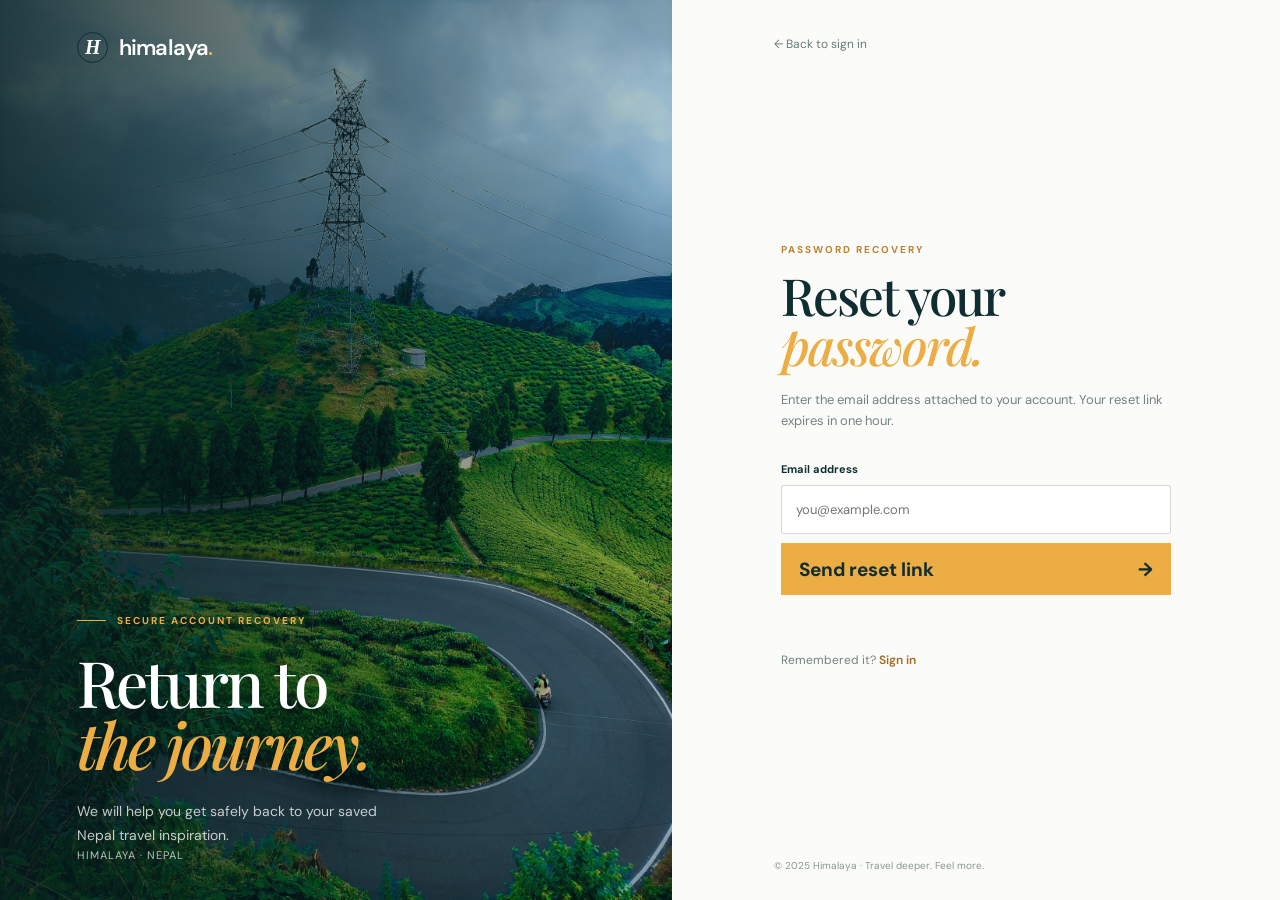
<file: nepal-trip-ai/forgot-password.html>
<!DOCTYPE html>
<html lang="ja">
<head>
  <meta charset="UTF-8" />
  <meta name="viewport" content="width=device-width, initial-scale=1.0" />
  <meta name="description" content="Request a secure Himalaya password reset link." />
  <title>Reset password | Himalaya</title>
  <link rel="preconnect" href="https://fonts.googleapis.com" />
  <link rel="preconnect" href="https://fonts.gstatic.com" crossorigin />
  <link href="https://fonts.googleapis.com/css2?family=DM+Sans:wght@400;500;600;700&family=Playfair+Display:wght@500;600;700&display=swap" rel="stylesheet" />
  <link rel="stylesheet" href="styles.css" />
</head>
<body class="auth-page">
  <main class="auth-layout page-enter">
    <section class="auth-visual auth-visual-reset" aria-label="Himalayan travel inspiration">
      <a class="auth-brand brand" href="index.html" aria-label="Return to Himalaya home">
        <span class="brand-mark">H</span><span>himalaya<span class="brand-dot">.</span></span>
      </a>
      <div class="auth-visual-copy">
        <p class="eyebrow"><span class="eyebrow-line"></span> Secure account recovery</p>
        <h1>Return to<br /><em>the journey.</em></h1>
        <p>We will help you get safely back to your saved Nepal travel inspiration.</p>
      </div>
      <span class="auth-location">Himalaya · Nepal</span>
    </section>

    <section class="auth-panel" aria-labelledby="forgot-password-title">
      <a class="auth-back" href="signin.html">← <span>Back to sign in</span></a>
      <div class="auth-form-wrap">
        <p class="auth-kicker">Password recovery</p>
        <h2 id="forgot-password-title">Reset your<br /><em>password.</em></h2>
        <p class="auth-intro">Enter the email address attached to your account. Your reset link expires in one hour.</p>
        <form class="auth-form" id="forgot-password-form">
          <label for="email">Email address</label>
          <input id="email" name="email" type="email" autocomplete="email" placeholder="you@example.com" required />
          <button class="auth-submit" type="submit"><span>Send reset link</span><span aria-hidden="true">→</span></button>
          <p class="auth-status" id="reset-status" role="status" aria-live="polite"></p>
          <p class="auth-demo-link" id="demo-link" hidden></p>
        </form>
        <p class="auth-switch">Remembered it? <a href="signin.html">Sign in</a></p>
      </div>
      <p class="auth-footer">© 2025 Himalaya · Travel deeper. Feel more.</p>
    </section>
  </main>
  <script>
    const form = document.querySelector('#forgot-password-form');
    const status = document.querySelector('#reset-status');
    const demoLink = document.querySelector('#demo-link');
    const submitButton = form.querySelector('button[type="submit"]');

    form.addEventListener('submit', async (event) => {
      event.preventDefault();
      status.textContent = 'Preparing your secure reset link...';
      demoLink.hidden = true;
      submitButton.disabled = true;
      try {
        const response = await fetch('/api/password-reset/request', {
          method: 'POST',
          headers: { 'Content-Type': 'application/json' },
          body: JSON.stringify({ email: new FormData(form).get('email') })
        });
        const result = await response.json();
        if (!response.ok) throw new Error(result.error || 'Unable to start password recovery.');
        status.textContent = result.message;
        if (result.demo_reset_url) {
          const link = document.createElement('a');
          link.href = result.demo_reset_url;
          link.textContent = 'Open the local demo reset link';
          demoLink.replaceChildren(link);
          demoLink.hidden = false;
        }
      } catch (error) {
        status.textContent = error.message;
      } finally {
        submitButton.disabled = false;
      }
    });
  </script>
</body>
</html>
</file>
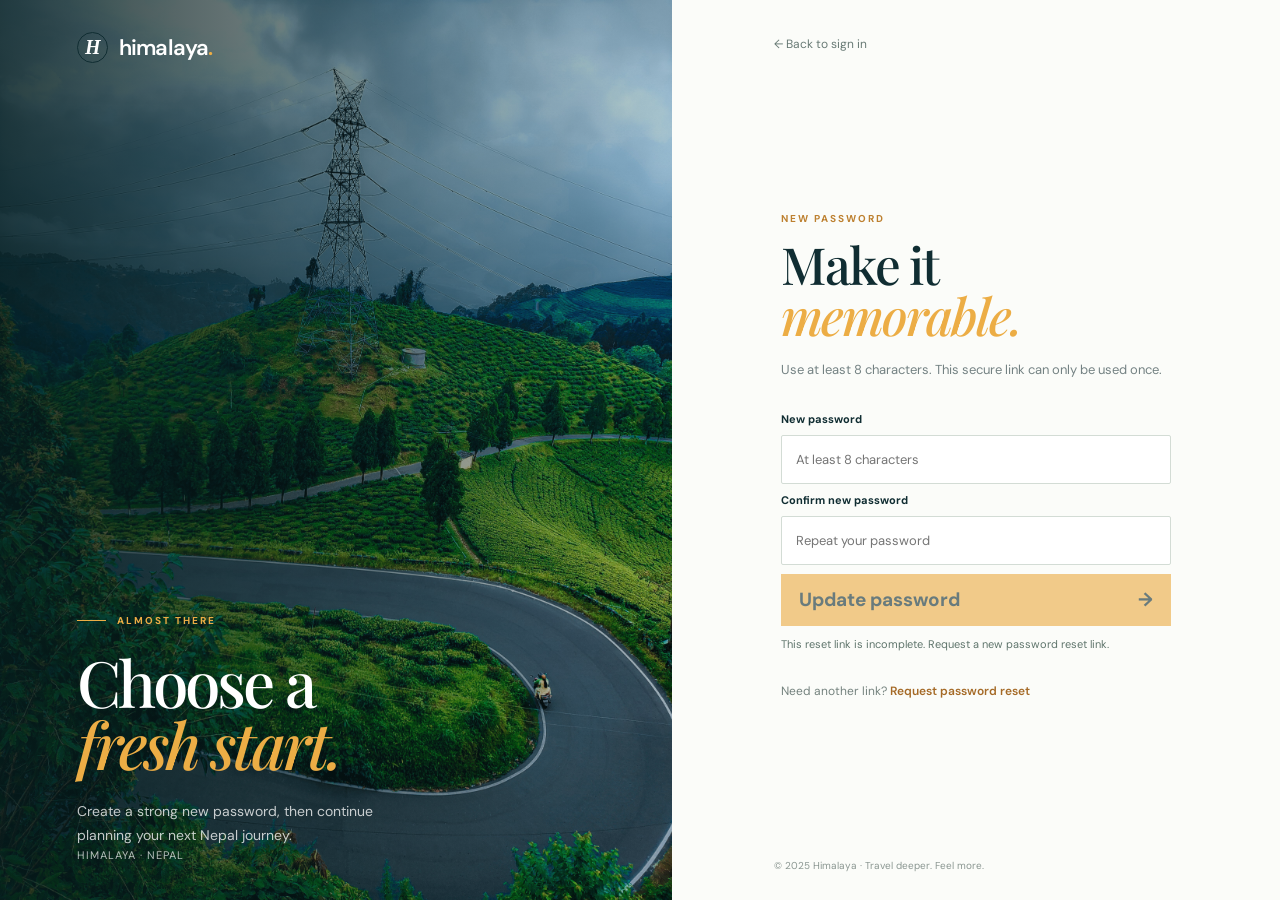
<file: nepal-trip-ai/reset-password.html>
<!DOCTYPE html>
<html lang="ja">
<head>
  <meta charset="UTF-8" />
  <meta name="viewport" content="width=device-width, initial-scale=1.0" />
  <meta name="description" content="Choose a new Himalaya account password." />
  <meta name="referrer" content="no-referrer" />
  <title>Choose a new password | Himalaya</title>
  <link rel="preconnect" href="https://fonts.googleapis.com" />
  <link rel="preconnect" href="https://fonts.gstatic.com" crossorigin />
  <link href="https://fonts.googleapis.com/css2?family=DM+Sans:wght@400;500;600;700&family=Playfair+Display:wght@500;600;700&display=swap" rel="stylesheet" />
  <link rel="stylesheet" href="styles.css" />
</head>
<body class="auth-page">
  <main class="auth-layout page-enter">
    <section class="auth-visual auth-visual-reset" aria-label="Himalayan travel inspiration">
      <a class="auth-brand brand" href="index.html" aria-label="Return to Himalaya home">
        <span class="brand-mark">H</span><span>himalaya<span class="brand-dot">.</span></span>
      </a>
      <div class="auth-visual-copy">
        <p class="eyebrow"><span class="eyebrow-line"></span> Almost there</p>
        <h1>Choose a<br /><em>fresh start.</em></h1>
        <p>Create a strong new password, then continue planning your next Nepal journey.</p>
      </div>
      <span class="auth-location">Himalaya · Nepal</span>
    </section>

    <section class="auth-panel" aria-labelledby="reset-password-title">
      <a class="auth-back" href="signin.html">← <span>Back to sign in</span></a>
      <div class="auth-form-wrap">
        <p class="auth-kicker">New password</p>
        <h2 id="reset-password-title">Make it<br /><em>memorable.</em></h2>
        <p class="auth-intro">Use at least 8 characters. This secure link can only be used once.</p>
        <form class="auth-form" id="new-password-form">
          <label for="password">New password</label>
          <input id="password" name="password" type="password" autocomplete="new-password" minlength="8" placeholder="At least 8 characters" required />
          <label for="password-confirmation">Confirm new password</label>
          <input id="password-confirmation" name="passwordConfirmation" type="password" autocomplete="new-password" minlength="8" placeholder="Repeat your password" required />
          <button class="auth-submit" type="submit"><span>Update password</span><span aria-hidden="true">→</span></button>
          <p class="auth-status" id="reset-status" role="status" aria-live="polite"></p>
        </form>
        <p class="auth-switch">Need another link? <a href="forgot-password.html">Request password reset</a></p>
      </div>
      <p class="auth-footer">© 2025 Himalaya · Travel deeper. Feel more.</p>
    </section>
  </main>
  <script>
    const form = document.querySelector('#new-password-form');
    const password = document.querySelector('#password');
    const confirmation = document.querySelector('#password-confirmation');
    const status = document.querySelector('#reset-status');
    const submitButton = form.querySelector('button[type="submit"]');
    const fragmentParams = new URLSearchParams(window.location.hash.slice(1));
    const token = fragmentParams.get('token') || new URLSearchParams(window.location.search).get('token');
    if (fragmentParams.has('token')) {
      window.history.replaceState(null, '', `${window.location.pathname}${window.location.search}`);
    }

    function validatePasswordMatch() {
      confirmation.setCustomValidity(password.value === confirmation.value ? '' : 'Passwords do not match.');
    }

    password.addEventListener('input', validatePasswordMatch);
    confirmation.addEventListener('input', validatePasswordMatch);

    if (!token) {
      status.textContent = 'This reset link is incomplete. Request a new password reset link.';
      submitButton.disabled = true;
    }

    form.addEventListener('submit', async (event) => {
      event.preventDefault();
      validatePasswordMatch();
      if (!form.reportValidity() || !token) return;
      status.textContent = 'Updating your password...';
      submitButton.disabled = true;
      try {
        const response = await fetch('/api/password-reset/confirm', {
          method: 'POST',
          headers: { 'Content-Type': 'application/json' },
          body: JSON.stringify({ token, password: password.value, passwordConfirmation: confirmation.value })
        });
        const result = await response.json();
        if (!response.ok) throw new Error(result.error || 'Unable to reset your password.');
        status.textContent = `${result.message} Redirecting to sign in...`;
        window.setTimeout(() => { window.location.href = 'signin.html'; }, 1300);
      } catch (error) {
        status.textContent = error.message;
        submitButton.disabled = false;
      }
    });
  </script>
</body>
</html>
</file>
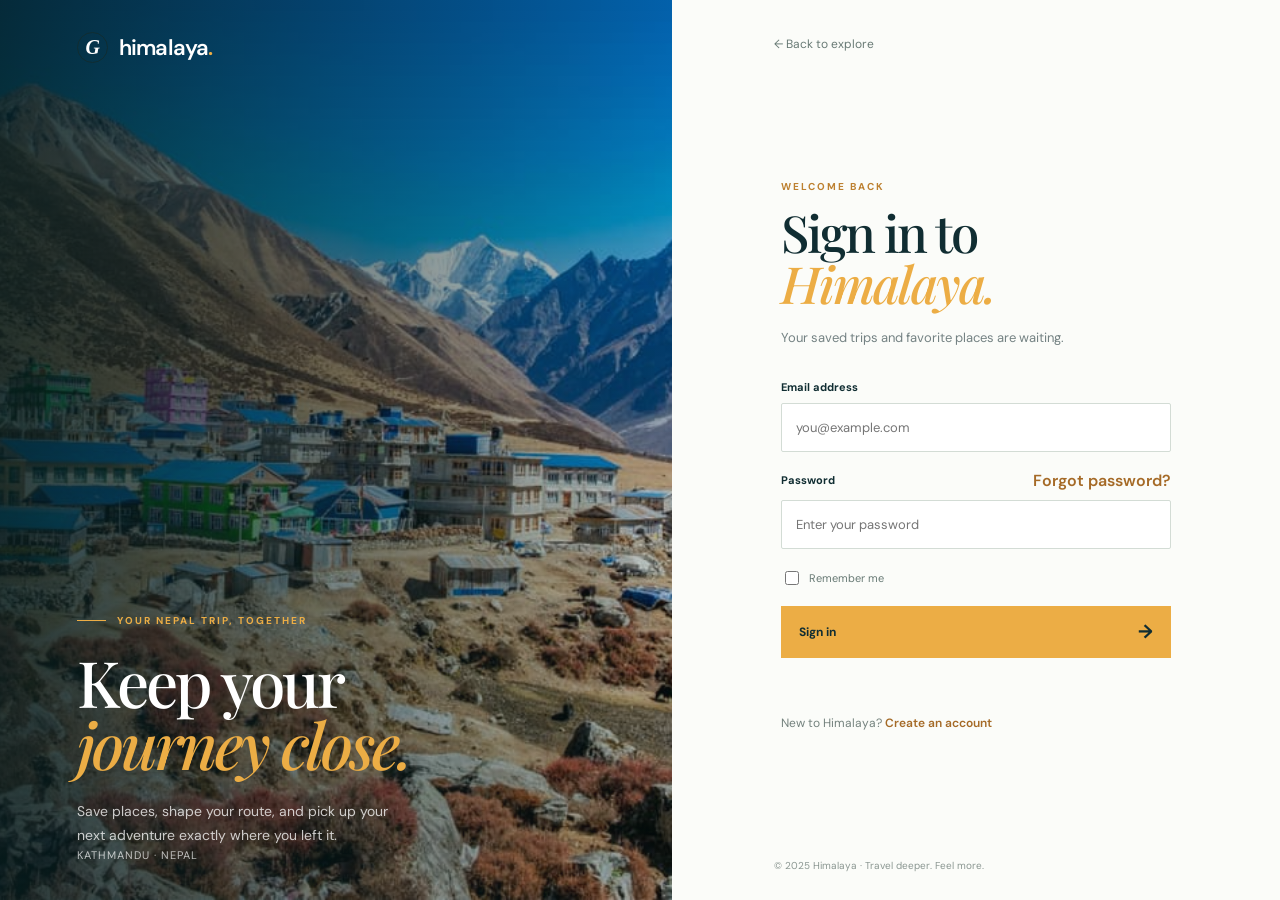
<file: nepal-trip-ai/signin.html>
<!DOCTYPE html>
<html lang="ja">
<head>
  <meta charset="UTF-8" />
  <meta name="viewport" content="width=device-width, initial-scale=1.0" />
  <meta name="description" content="Sign in to your Himalaya travel planner." />
  <title>Sign in | Himalaya</title>
  <link rel="preconnect" href="https://fonts.googleapis.com" />
  <link rel="preconnect" href="https://fonts.gstatic.com" crossorigin />
  <link href="https://fonts.googleapis.com/css2?family=DM+Sans:wght@400;500;600;700&family=Playfair+Display:wght@500;600;700&display=swap" rel="stylesheet" />
  <link rel="stylesheet" href="styles.css" />
</head>
<body class="auth-page">
  <main class="auth-layout">
    <section class="auth-visual" aria-label="Himalayan travel inspiration">
      <a class="auth-brand brand" href="/" aria-label="Return to Himalaya home">
        <span class="brand-mark">G</span>
        <span>himalaya<span class="brand-dot">.</span></span>
      </a>
      <div class="auth-visual-copy">
        <p class="eyebrow"><span class="eyebrow-line"></span> Your Nepal trip, together</p>
        <h1>Keep your<br /><em>journey close.</em></h1>
        <p>Save places, shape your route, and pick up your next adventure exactly where you left it.</p>
      </div>
      <span class="auth-location">Kathmandu · Nepal</span>
    </section>

    <section class="auth-panel" aria-labelledby="signin-title">
      <a class="auth-back" href="/">← <span>Back to explore</span></a>
      <div class="auth-form-wrap">
        <p class="auth-kicker">Welcome back</p>
        <h2 id="signin-title">Sign in to<br /><em>Himalaya.</em></h2>
        <p class="auth-intro">Your saved trips and favorite places are waiting.</p>
        <form class="auth-form" id="signin-form">
          <label for="email">Email address</label>
          <input id="email" name="email" type="email" autocomplete="email" placeholder="you@example.com" required />
          <div class="password-label-row">
            <label for="password">Password</label>
            <a href="forgot-password.html">Forgot password?</a>
          </div>
          <input id="password" name="password" type="password" autocomplete="current-password" placeholder="Enter your password" required />
          <label class="remember-option"><input type="checkbox" name="remember" /> <span>Remember me</span></label>
          <button class="auth-submit" type="submit">Sign in <span>→</span></button>
          <p class="auth-status" id="auth-status" role="status" aria-live="polite"></p>
        </form>
        <p class="auth-switch">New to Himalaya? <a href="signup.html">Create an account</a></p>
      </div>
      <p class="auth-footer">© 2025 Himalaya · Travel deeper. Feel more.</p>
    </section>
  </main>
  <script>
    const signInForm = document.querySelector('#signin-form');
    const authStatus = document.querySelector('#auth-status');

    signInForm.addEventListener('submit', async (event) => {
      event.preventDefault();
      authStatus.textContent = 'Signing you in...';
      const formData = new FormData(signInForm);

      try {
        const sessionResponse = await fetch('/api/me');
        const sessionData = await sessionResponse.json();
        const response = await fetch('/api/signin', {
          method: 'POST',
          headers: { 'Content-Type': 'application/json', 'X-CSRF-Token': sessionData.csrf_token },
          body: JSON.stringify({ email: formData.get('email'), password: formData.get('password') })
        });
        const result = await response.json();
        if (!response.ok) throw new Error(result.error || 'Unable to sign in.');
        authStatus.textContent = result.message;
        window.location.href = '/dashboard/';
      } catch (error) {
        authStatus.textContent = error.message;
      }
    });
  </script>
</body>
</html>
</file>
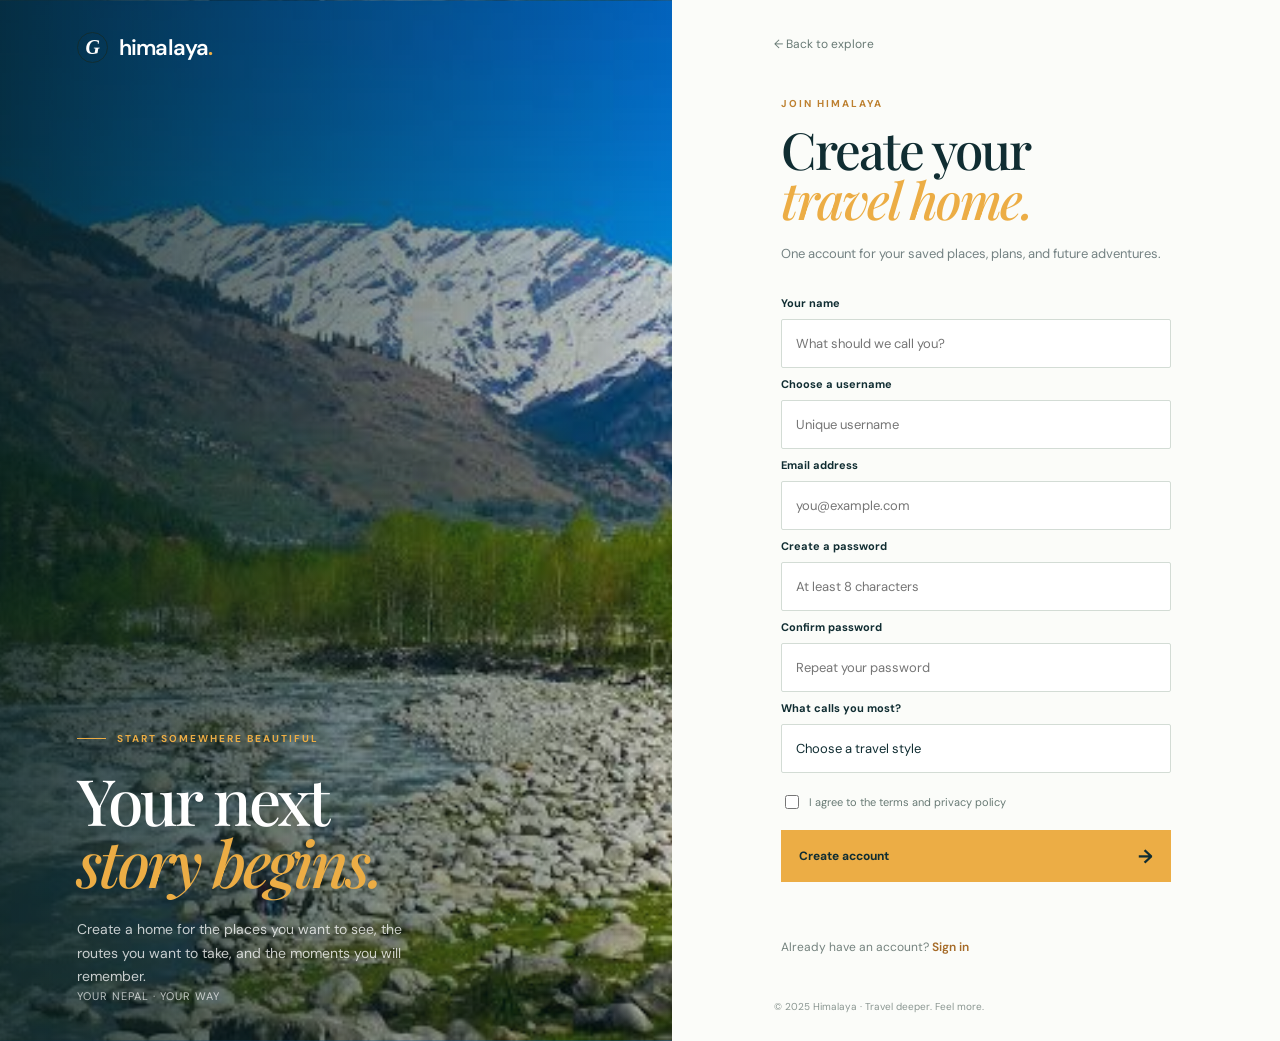
<file: nepal-trip-ai/signup.html>
<!DOCTYPE html>
<html lang="ja">
<head>
  <meta charset="UTF-8" />
  <meta name="viewport" content="width=device-width, initial-scale=1.0" />
  <meta name="description" content="Create your Himalaya travel planner account." />
  <title>Create account | Himalaya</title>
  <link rel="preconnect" href="https://fonts.googleapis.com" />
  <link rel="preconnect" href="https://fonts.gstatic.com" crossorigin />
  <link href="https://fonts.googleapis.com/css2?family=DM+Sans:wght@400;500;600;700&family=Playfair+Display:wght@500;600;700&display=swap" rel="stylesheet" />
  <link rel="stylesheet" href="styles.css" />
</head>
<body class="auth-page">
  <main class="auth-layout">
    <section class="auth-visual auth-visual-signup" aria-label="Himalayan travel inspiration">
      <a class="auth-brand brand" href="/" aria-label="Return to Himalaya home">
        <span class="brand-mark">G</span>
        <span>himalaya<span class="brand-dot">.</span></span>
      </a>
      <div class="auth-visual-copy">
        <p class="eyebrow"><span class="eyebrow-line"></span> Start somewhere beautiful</p>
        <h1>Your next<br /><em>story begins.</em></h1>
        <p>Create a home for the places you want to see, the routes you want to take, and the moments you will remember.</p>
      </div>
      <span class="auth-location">Your Nepal · Your way</span>
    </section>

    <section class="auth-panel" aria-labelledby="signup-title">
      <a class="auth-back" href="/">← <span>Back to explore</span></a>
      <div class="auth-form-wrap signup-form-wrap">
        <p class="auth-kicker">Join Himalaya</p>
        <h2 id="signup-title">Create your<br /><em>travel home.</em></h2>
        <p class="auth-intro">One account for your saved places, plans, and future adventures.</p>
        <form class="auth-form" id="signup-form">
          <label for="full-name">Your name</label>
          <input id="full-name" name="fullName" type="text" autocomplete="name" placeholder="What should we call you?" required />
          <label for="username">Choose a username</label>
          <input id="username" name="username" type="text" autocomplete="username" minlength="3" maxlength="20" placeholder="Unique username" required />
          <label for="signup-email">Email address</label>
          <input id="signup-email" name="email" type="email" autocomplete="email" placeholder="you@example.com" required />
          <label for="signup-password">Create a password</label>
          <input id="signup-password" name="password" type="password" autocomplete="new-password" minlength="8" placeholder="At least 8 characters" required />
          <label for="confirm-password">Confirm password</label>
          <input id="confirm-password" name="confirmPassword" type="password" autocomplete="new-password" placeholder="Repeat your password" required />
          <label for="travel-interest">What calls you most?</label>
          <select id="travel-interest" name="travelInterest" required>
            <option value="" disabled selected>Choose a travel style</option>
            <option value="mountains">Mountain air &amp; trekking</option>
            <option value="culture">Culture, towns &amp; heritage</option>
            <option value="wildlife">Wildlife &amp; quiet nature</option>
            <option value="slow">Slow days &amp; local life</option>
          </select>
          <label class="remember-option"><input type="checkbox" name="terms" required /> <span>I agree to the terms and privacy policy</span></label>
          <button class="auth-submit" type="submit">Create account <span>→</span></button>
          <p class="auth-status" id="signup-status" role="status" aria-live="polite"></p>
        </form>
        <p class="auth-switch">Already have an account? <a href="signin.html">Sign in</a></p>
      </div>
      <p class="auth-footer">© 2025 Himalaya · Travel deeper. Feel more.</p>
    </section>
  </main>
  <script>
    const signUpForm = document.querySelector('#signup-form');
    const password = document.querySelector('#signup-password');
    const confirmPassword = document.querySelector('#confirm-password');
    const signupStatus = document.querySelector('#signup-status');

    signUpForm.addEventListener('submit', async (event) => {
      event.preventDefault();
      if (password.value !== confirmPassword.value) {
        confirmPassword.setCustomValidity('Passwords do not match.');
        confirmPassword.reportValidity();
        return;
      }
      confirmPassword.setCustomValidity('');
      signupStatus.textContent = 'Creating your account...';
      const formData = new FormData(signUpForm);

      try {
        const sessionResponse = await fetch('/api/me');
        const sessionData = await sessionResponse.json();
        const response = await fetch('/api/signup', {
          method: 'POST',
          headers: { 'Content-Type': 'application/json', 'X-CSRF-Token': sessionData.csrf_token },
          body: JSON.stringify({
            fullName: formData.get('fullName'),
            username: formData.get('username'),
            email: formData.get('email'),
            password: formData.get('password'),
            travelInterest: formData.get('travelInterest')
          })
        });
        const result = await response.json();
        if (!response.ok) throw new Error(result.error || 'Unable to create your account.');
        signupStatus.textContent = result.message;
        window.location.href = '/dashboard/';
      } catch (error) {
        signupStatus.textContent = error.message;
      }
    });

    confirmPassword.addEventListener('input', () => {
      confirmPassword.setCustomValidity(password.value === confirmPassword.value ? '' : 'Passwords do not match.');
    });
  </script>
</body>
</html>
</file>
<file: nepal-trip-ai/styles.css>
@import url('https://fonts.googleapis.com/css2?family=DM+Sans:wght@400;500;600;700&family=Playfair+Display:wght@500;600;700&display=swap');

:root { --ink: #102d32; --forest: #16484a; --cream: #f5f1e8; --paper: #fbfaf6; --saffron: #ecad45; --muted: #748283; --line: rgba(16, 45, 50, .16); }
* { box-sizing: border-box; }
html { scroll-behavior: smooth; }
body { margin: 0; color: var(--ink); background: var(--paper); font-family: 'DM Sans', sans-serif; overflow-x: hidden; }
img { display: block; max-width: 100%; }
a { color: inherit; text-decoration: none; }
button, input, select { font: inherit; }
button { border: 0; cursor: pointer; }
.site-header { position: absolute; z-index: 5; top: 0; left: 0; width: 100%; display: flex; align-items: center; justify-content: space-between; padding: 26px 5.5vw; color: white; }
.brand { display: flex; align-items: center; gap: 11px; font-size: 22px; font-weight: 600; letter-spacing: -.8px; }
.brand-mark { display: grid; width: 31px; height: 31px; place-items: center; border: 1px solid rgba(255,255,255,.75); border-radius: 50%; font-family: Georgia, serif; font-size: 20px; font-style: italic; }
.brand-dot { color: var(--saffron); }
.main-nav { display: flex; gap: 37px; margin-left: 11%; font-size: 13px; color: rgba(255,255,255,.72); }
.main-nav a { padding: 8px 0; border-bottom: 1px solid transparent; transition: color .2s, border-color .2s; }
.main-nav a:hover, .main-nav a.active { color: white; border-color: var(--saffron); }
.header-actions { display: flex; align-items: center; gap: 22px; font-size: 13px; }
.language-picker { position: relative; }
.language-button, .sign-in { color: white; background: transparent; }
.language-button span { color: var(--saffron); padding-left: 5px; }
.language-menu { position: absolute; top: calc(100% + 12px); right: 0; display: none; min-width: 132px; padding: 7px; border: 1px solid rgba(255,255,255,.18); background: var(--ink); box-shadow: 0 12px 24px rgba(0,0,0,.18); }
.language-menu.open { display: grid; }
.language-menu button { padding: 9px 10px; color: rgba(255,255,255,.78); background: transparent; text-align: left; font-size: 12px; }
.language-menu button:hover, .language-menu button.active { color: var(--ink); background: var(--saffron); }
.sign-in { border: 1px solid rgba(255,255,255,.5); padding: 10px 19px; border-radius: 2px; transition: background .2s; }
.sign-in:hover { background: rgba(255,255,255,.14); }
.menu-toggle { display: none; color: white; background: transparent; font-size: 22px; }
.hero { position: relative; min-height: 700px; height: 88vh; max-height: 820px; display: flex; align-items: center; padding: 125px 12vw 75px; color: white; overflow: hidden; background: linear-gradient(90deg, rgba(6, 29, 30, .86) 0%, rgba(11, 41, 42, .58) 40%, rgba(11, 37, 39, .2) 100%), url('images/langtang4.jpg') center 58% / cover; }
.hero::after { position: absolute; content: ''; inset: 0; background: linear-gradient(0deg, rgba(6, 27, 28, .35), transparent 35%); pointer-events: none; }
.hero-content { position: relative; z-index: 1; max-width: 610px; animation: arrive .8s ease-out both; }
.eyebrow { display: flex; align-items: center; gap: 11px; margin: 0 0 24px; color: var(--saffron); text-transform: uppercase; font-size: 10px; font-weight: 700; letter-spacing: 2px; }
.eyebrow-line { display: inline-block; width: 29px; height: 1px; background: currentColor; }
.hero h1 { margin: 0; font-family: 'Playfair Display', Georgia, serif; font-size: clamp(4rem, 7vw, 7rem); font-weight: 500; line-height: .98; letter-spacing: -4px; }
.hero h1 em, h2 em { color: var(--saffron); font-weight: 500; }
.hero-copy { max-width: 395px; margin: 31px 0 36px; color: rgba(255,255,255,.78); font-size: 15px; line-height: 1.7; }
.hero-buttons { display: flex; align-items: center; gap: 27px; }
.primary-button { display: inline-flex; align-items: center; gap: 24px; padding: 16px 20px; color: var(--ink); background: var(--saffron); font-size: 12px; font-weight: 700; transition: transform .2s, background .2s; }
.primary-button:hover { background: #f5c269; transform: translateY(-2px); }
.primary-button span { font-size: 18px; line-height: 0; }
.play-button { display: flex; align-items: center; gap: 11px; color: white; background: none; font-size: 12px; }
.play-icon { display: grid; width: 31px; height: 31px; place-items: center; padding-left: 2px; border: 1px solid rgba(255,255,255,.65); border-radius: 50%; font-size: 9px; }
.hero-note { position: absolute; z-index: 1; right: 6vw; top: 42%; display: flex; align-items: center; gap: 12px; color: rgba(255,255,255,.82); font-size: 11px; line-height: 1.5; letter-spacing: .4px; }
.hero-note-icon { display: grid; width: 31px; height: 31px; place-items: center; color: var(--saffron); border: 1px solid rgba(236,173,69,.7); border-radius: 50%; }
.scroll-hint { position: absolute; z-index: 1; bottom: 35px; left: 5.5vw; display: flex; align-items: center; gap: 15px; color: rgba(255,255,255,.65); font-size: 10px; letter-spacing: 1px; text-transform: uppercase; }
.scroll-line { width: 54px; height: 1px; background: rgba(255,255,255,.6); }
.explore-section { max-width: 1300px; margin: 0 auto; padding: 105px 5vw 110px; }
.section-heading { display: flex; align-items: end; justify-content: space-between; margin-bottom: 43px; }
.dark-eyebrow { color: #bf8030; margin-bottom: 19px; }
h2 { margin: 0; font-family: 'Playfair Display', Georgia, serif; font-size: clamp(2.8rem, 5vw, 4.4rem); font-weight: 500; line-height: .98; letter-spacing: -2px; }
.section-intro { max-width: 286px; margin: 0 8% 4px 20px; color: var(--muted); font-size: 13px; line-height: 1.7; }
.trip-search { display: grid; grid-template-columns: 1.25fr 1.25fr auto; align-items: center; margin-bottom: 20px; padding: 9px; border: 1px solid var(--line); background: white; box-shadow: 0 12px 30px rgba(16,45,50,.05); }
.search-field { display: flex; align-items: center; gap: 13px; min-height: 56px; padding: 4px 23px; border-right: 1px solid var(--line); }
.field-icon { color: #bd8030; font-size: 22px; }
.search-field span:last-child { display: flex; flex: 1; flex-direction: column; gap: 3px; }
.search-field small { color: var(--muted); font-size: 10px; }
.search-field input, .search-field select { width: 100%; padding: 0; color: var(--ink); background: transparent; border: 0; outline: 0; font-size: 13px; }
.search-field select { appearance: none; cursor: pointer; }
.search-button { align-self: stretch; min-width: 158px; color: var(--ink); background: var(--saffron); font-size: 12px; font-weight: 700; }
.search-button span { margin-left: 23px; font-size: 18px; vertical-align: -1px; }
.search-result { min-height: 19px; margin: 0 0 16px; color: #bd8030; font-size: 12px; }
.destination-grid { display: grid; grid-template-columns: 1.45fr 1fr 1fr; gap: 15px; }
.destination-card { position: relative; height: 365px; overflow: hidden; color: white; background: var(--forest); }
.destination-card img { width: 100%; height: 100%; object-fit: cover; transition: transform .6s ease; }
.destination-card:hover img { transform: scale(1.04); }
.card-overlay { position: absolute; inset: 0; background: linear-gradient(0deg, rgba(7, 28, 30, .84), transparent 60%); }
.card-content { position: absolute; inset: 0; display: flex; flex-direction: column; justify-content: space-between; padding: 22px 23px; }
.card-topline { display: flex; align-items: center; justify-content: space-between; }
.card-tag { padding: 7px 10px; color: white; background: rgba(8, 37, 39, .55); font-size: 9px; text-transform: uppercase; letter-spacing: 1.2px; }
.save-button { width: 32px; height: 32px; color: white; background: rgba(8,37,39,.45); border: 1px solid rgba(255,255,255,.45); border-radius: 50%; font-size: 20px; line-height: 1; transition: color .2s, background .2s; }
.save-button.saved { color: var(--ink); background: var(--saffron); }
.card-content h3 { margin: auto 0 16px; font-family: 'Playfair Display', Georgia, serif; font-size: clamp(2rem, 3.4vw, 3.2rem); font-weight: 500; line-height: .94; letter-spacing: -1.5px; }
.card-meta { display: flex; gap: 18px; color: rgba(255,255,255,.8); font-size: 10px; }
.empty-state { padding: 44px; color: var(--muted); text-align: center; border: 1px dashed var(--line); }
.trust-strip { display: grid; grid-template-columns: repeat(3, 1fr) 1.3fr; align-items: center; gap: 0; padding: 35px 10vw; color: white; background: var(--forest); }
.trust-strip div { display: flex; align-items: center; gap: 14px; border-right: 1px solid rgba(255,255,255,.2); }
.trust-strip div + div { padding-left: 30px; }
.trust-strip strong { color: var(--saffron); font-family: Georgia, serif; font-size: 21px; font-weight: 400; }
.trust-strip span { color: rgba(255,255,255,.78); font-size: 11px; line-height: 1.5; }
.trust-strip p { margin: 0 0 0 45px; color: var(--saffron); font-family: 'Playfair Display', Georgia, serif; font-size: 19px; line-height: 1.25; }
.trust-strip p span { color: white; font-family: 'Playfair Display', Georgia, serif; font-size: 19px; }
footer { display: flex; justify-content: space-between; padding: 22px 5.5vw; color: #81908e; font-size: 10px; letter-spacing: .3px; }
@keyframes arrive { from { opacity: 0; transform: translateY(18px); } to { opacity: 1; transform: translateY(0); } }

@media (max-width: 1100px) {
  .site-header { padding-left: 4vw; padding-right: 4vw; }
  .main-nav { gap: 22px; margin-left: 4%; }
  .hero { padding-left: 8vw; padding-right: 8vw; }
  .explore-section { padding-left: 4vw; padding-right: 4vw; }
  .destination-grid { grid-template-columns: 1.1fr 1fr 1fr; }
}

@media (max-width: 900px) {
  .site-header { flex-wrap: wrap; gap: 12px; }
  .main-nav { margin-left: 0; }
  .hero { min-height: 620px; }
  .trip-search { grid-template-columns: 1fr 1fr; }
  .search-button { grid-column: 1 / -1; min-height: 52px; }
  .destination-grid { grid-template-columns: 1fr 1fr; }
  .trust-strip { grid-template-columns: repeat(2, minmax(0, 1fr)); }
}

@media (max-width: 760px) {
  .site-header { padding: 19px 6vw; }
  .main-nav { position: absolute; top: 70px; right: 6vw; display: none; flex-direction: column; gap: 4px; width: 170px; padding: 13px 18px; background: var(--ink); }
  .main-nav.open { display: flex; }
  .header-actions { gap: 12px; }
  .language-button { display: block; }
  .sign-in { display: none; }
  .menu-toggle { display: block; }
  .language-menu { right: -38px; }
  .hero { min-height: 660px; height: 88vh; padding: 120px 8vw 70px; background-position: 61% center; }
  .hero h1 { font-size: clamp(3.5rem, 17vw, 5.2rem); letter-spacing: -2px; }
  .hero-buttons { flex-direction: column; align-items: flex-start; gap: 16px; }
  .primary-button { width: min(100%, 220px); justify-content: center; }
  .hero-note { top: auto; bottom: 86px; right: 8vw; }
  .scroll-hint { left: 8vw; bottom: 35px; }
  .section-heading { display: block; }
  .section-intro { margin: 24px 0 0; }
  .explore-section { padding: 72px 6vw 75px; }
  .trip-search { grid-template-columns: 1fr; gap: 4px; padding: 8px; }
  .search-field { border-right: 0; border-bottom: 1px solid var(--line); }
  .search-button { min-height: 53px; }
  .destination-grid { grid-template-columns: 1fr; }
  .destination-card, .featured-card { height: 350px; }
  .trust-strip { grid-template-columns: 1fr 1fr; gap: 25px 10px; padding: 35px 8vw; }
  .trust-strip div { border: 0; }
  .trust-strip div + div { padding-left: 0; }
  .trust-strip p { grid-column: span 2; margin: 10px 0 0; }
  footer { gap: 20px; padding: 22px 6vw; }
}

@media (max-width: 520px) {
  .site-header { min-height: 68px; }
  .brand { font-size: 18px; }
  .hero { min-height: 600px; }
  .hero-copy { font-size: 14px; }
  .hero-note { position: static; margin-top: 18px; }
  .scroll-hint { display: none; }
  .section-intro, .search-result { font-size: 11px; }
  .search-field { padding: 4px 16px; }
  .search-button { width: 100%; }
  .destination-card { height: 300px; }
  .card-content { padding: 18px 18px; }
  .card-content h3 { font-size: clamp(1.8rem, 8vw, 2.4rem); }
  .trust-strip { grid-template-columns: 1fr; }
  .trust-strip p { grid-column: auto; margin: 0; }
  footer { flex-direction: column; align-items: flex-start; }
}

/* Traveler workspace styling */
body { background: #eef1ed; }
.site-header { position: relative; min-height: 76px; padding: 0 5.5vw; color: var(--ink); background: #fbfcf9; border-bottom: 1px solid #dce2dc; }
.brand-mark { border-color: var(--ink); }
.main-nav { margin-left: 8%; color: #73807c; }
.main-nav a:hover, .main-nav a.active { color: var(--ink); border-color: var(--saffron); }
.language-button, .sign-in { color: var(--ink); }
.sign-in { border-color: #c8d0ca; }
.sign-in:hover { background: #edf1eb; }
.hero.app-dashboard { min-height: 0; height: auto; max-height: none; padding: 40px 12vw 38px; color: var(--ink); background: #e2eae3; overflow: visible; }
.hero.app-dashboard::after { display: none; }
.app-dashboard .hero-content { max-width: 680px; }
.app-dashboard .hero-copy { max-width: 510px; color: #657572; }
.app-dashboard h1 { font-size: clamp(2.8rem, 4.8vw, 4.4rem); letter-spacing: -3px; }
.app-dashboard .hero-note { top: 50%; right: 12vw; padding: 16px 20px 16px 15px; color: var(--ink); background: rgba(255,255,255,.65); border: 1px solid rgba(16,45,50,.12); box-shadow: 0 12px 25px rgba(16,45,50,.06); }
.app-dashboard .hero-note-icon { background: var(--saffron); color: var(--ink); border: 0; }
.app-dashboard .hero-note strong { font-size: 12px; font-weight: 600; }
.app-dashboard .scroll-hint { bottom: 22px; left: auto; right: 12vw; color: #6c7d78; }
.app-dashboard .scroll-line { background: #aab8b0; }
.app-dashboard .play-button { color: var(--ink); }
.app-dashboard .play-icon { border-color: #9eada6; }
.explore-section { max-width: none; padding: 54px 8vw 65px; background: #fbfcf9; }
.section-heading { max-width: 1300px; margin: 0 auto 36px; }
.section-intro { margin-right: 0; }
.trip-search { max-width: 1300px; margin: 0 auto 17px; border-color: #d9e0da; box-shadow: 0 9px 20px rgba(16,45,50,.04); }
.search-result { max-width: 1300px; margin: 0 auto 13px; }
.destination-grid { max-width: 1300px; margin: 0 auto; grid-template-columns: 1.35fr 1fr 1fr; }
.destination-card { height: 270px; }
.card-content h3 { font-size: clamp(1.8rem, 2.8vw, 2.7rem); }
.card-description { margin: -5px 0 0; max-width: 190px; color: rgba(255,255,255,.82); font-size: 11px; line-height: 1.35; }
.trust-strip { grid-template-columns: repeat(3, 1fr) 1.3fr; padding: 25px 8vw; background: #eef1ed; border-top: 1px solid #dce2dc; border-bottom: 1px solid #dce2dc; }
.trust-strip div { color: var(--ink); border-color: #cfd8d1; }
.trust-strip span { color: #64746f; }
.trust-strip p { color: #bd8030; }
.trust-strip p span { color: var(--ink); }
footer { background: #fbfcf9; }

@media (max-width: 760px) {
	.site-header { min-height: 68px; }
	.hero.app-dashboard { padding: 38px 8vw 52px; }
	.app-dashboard h1 { font-size: clamp(2.8rem, 13vw, 4rem); }
	.app-dashboard .hero-note { top: auto; bottom: 22px; right: 8vw; }
	.app-dashboard .scroll-hint { left: 8vw; right: auto; bottom: 23px; }
	.explore-section { padding: 54px 6vw 65px; }
	.destination-card, .featured-card { height: 310px; }
	.trust-strip { padding: 28px 8vw; }
}

/* Sign-in screen */
.auth-page { min-height: 100vh; background: #eef1ed; }
.auth-layout { display: grid; grid-template-columns: minmax(0, 1.05fr) minmax(420px, .95fr); min-height: 100vh; }
.auth-visual { position: relative; display: flex; flex-direction: column; justify-content: space-between; min-height: 700px; padding: 32px 6vw 38px; color: white; background: linear-gradient(90deg, rgba(6, 29, 30, .85), rgba(11, 41, 42, .24)), url('images/langtang4.jpg') center / cover; }
.auth-brand { align-self: flex-start; }
.auth-visual-copy { max-width: 430px; margin-top: auto; }
.auth-visual-copy h1 { margin: 0; font-family: 'Playfair Display', Georgia, serif; font-size: clamp(3.2rem, 5vw, 5.5rem); font-weight: 500; line-height: .97; letter-spacing: -3px; }
.auth-visual-copy h1 em { color: var(--saffron); font-weight: 500; }
.auth-visual-copy p:last-child { max-width: 340px; margin: 25px 0 0; color: rgba(255,255,255,.76); font-size: 14px; line-height: 1.7; }
.auth-location { color: rgba(255,255,255,.7); font-size: 11px; letter-spacing: 1px; text-transform: uppercase; }
.auth-panel { position: relative; display: flex; flex-direction: column; min-height: 100vh; padding: 36px 8vw 28px; background: #fbfcf9; }
.auth-back { align-self: flex-start; color: #687a75; font-size: 12px; }
.auth-back:hover { color: var(--ink); }
.auth-form-wrap { width: min(100%, 390px); margin: auto; }
.auth-kicker { margin: 0 0 14px; color: #bd8030; font-size: 10px; font-weight: 700; letter-spacing: 2px; text-transform: uppercase; }
.auth-form-wrap h2 { font-size: clamp(2.7rem, 4vw, 4.1rem); }
.auth-intro { margin: 20px 0 31px; color: var(--muted); font-size: 13px; line-height: 1.6; }
.auth-form { display: grid; gap: 9px; }
.auth-form label { color: var(--ink); font-size: 11px; font-weight: 700; }
.auth-form input[type='text'], .auth-form input[type='email'], .auth-form input[type='password'], .auth-form select { width: 100%; height: 49px; padding: 0 14px; color: var(--ink); background: white; border: 1px solid #d3dcd5; border-radius: 2px; outline: 0; font-size: 13px; transition: border-color .2s, box-shadow .2s; }
.auth-form input[type='text']:focus, .auth-form input[type='email']:focus, .auth-form input[type='password']:focus, .auth-form select:focus { border-color: var(--saffron); box-shadow: 0 0 0 3px rgba(236,173,69,.14); }
.auth-form select { appearance: none; cursor: pointer; }
.password-label-row { display: flex; align-items: center; justify-content: space-between; margin-top: 9px; }
.password-label-row a, .auth-switch a { color: #a56a27; font-weight: 600; }
.password-label-row a:hover, .auth-switch a:hover { text-decoration: underline; }
.remember-option { display: flex; align-items: center; gap: 7px; margin: 10px 0 9px; color: #687a75 !important; font-weight: 400 !important; }
.remember-option input { width: 14px; height: 14px; accent-color: var(--forest); }
.auth-submit { display: flex; align-items: center; justify-content: space-between; min-height: 52px; padding: 0 18px; color: var(--ink); background: var(--saffron); font-size: 12px; font-weight: 700; transition: background .2s, transform .2s; }
.auth-submit:hover { background: #f5c269; transform: translateY(-1px); }
.auth-submit span { font-size: 19px; }
.auth-status { min-height: 18px; margin: 2px 0 0; color: #5f756c; font-size: 11px; line-height: 1.4; }
.auth-switch { margin: 28px 0 0; color: #74827e; font-size: 12px; }
.auth-footer { margin: 0; color: #8a9691; font-size: 10px; }
.signup-form-wrap { margin-top: 45px; margin-bottom: 45px; }
.auth-visual-signup { background-image: linear-gradient(90deg, rgba(6, 29, 30, .82), rgba(11, 41, 42, .2)), url('images/manaslu.jpg'); }
@media (max-width: 760px) { .auth-layout { display: block; } .auth-visual { min-height: 330px; padding: 24px 8vw 28px; } .auth-visual-copy { margin-top: 45px; } .auth-visual-copy h1 { font-size: clamp(2.8rem, 13vw, 4rem); } .auth-visual-copy p:last-child { margin-top: 15px; font-size: 12px; } .auth-panel { min-height: 590px; padding: 27px 8vw 25px; } .auth-form-wrap { margin: 55px auto 60px; } }

.planner-page { min-height: 100vh; padding: 0; color: var(--ink); background: var(--paper); font-family: 'DM Sans', sans-serif; }
.planner-page .site-header { position: relative; min-height: 76px; padding: 0 5.5vw; color: var(--ink); background: #fbfcf9; border-bottom: 1px solid #dce2dc; }
.planner-page .brand-mark { border-color: var(--ink); }
.planner-page .main-nav { margin-left: 8%; color: #73807c; }
.planner-page .main-nav a:hover, .planner-page .main-nav a.active { color: var(--ink); border-color: var(--saffron); }
.planner-page .header-actions { gap: 15px; }
.planner-user { color: #687a75; font-size: 12px; }
.planner-language-picker select { padding: 9px 22px 9px 0; color: var(--ink); background: transparent; border: 0; border-bottom: 1px solid #c8d0ca; border-radius: 0; font-size: 12px; cursor: pointer; }
.planner-page .planner-logout { display: block; margin: 0; padding: 0; background: none; box-shadow: none; }
.planner-page .sign-in { color: var(--ink); border-color: #c8d0ca; }
.planner-page .sign-in:hover { background: #edf1eb; }
.planner-page .planner-hero { min-height: 260px; height: auto; max-height: none; justify-content: space-between; padding: 42px 8vw; color: var(--ink); background: #e2eae3; }
.planner-page .planner-hero::after { display: none; }
.planner-page .planner-hero .hero-content { max-width: 700px; }
.planner-page .planner-hero .eyebrow { margin-bottom: 17px; }
.planner-page .planner-hero h1 { font-size: 48px; line-height: 1.05; letter-spacing: -2px; }
.planner-page .planner-hero h1 em { color: #bd8030; }
.planner-page .planner-hero .hero-copy { max-width: 540px; margin: 17px 0 0; color: #657572; }
.planner-page .planner-hero .hero-note { position: relative; top: auto; right: auto; flex-shrink: 0; margin-left: 30px; padding: 16px 20px 16px 15px; color: var(--ink); background: rgba(255,255,255,.65); border: 1px solid rgba(16,45,50,.12); box-shadow: 0 12px 25px rgba(16,45,50,.06); }
.planner-page .planner-hero .hero-note-icon { color: var(--ink); background: var(--saffron); border: 0; }
.planner-page .container { max-width: none; margin: 0; padding: 0; background: transparent; border: 0; border-radius: 0; box-shadow: none; }
.planner-section { padding-top: 66px; }
.planner-page .section-heading { margin-bottom: 35px; }
.planner-page .section-heading h2 { font-size: 40px; letter-spacing: -1px; }
.planner-page .planner-form { display: grid; grid-template-columns: repeat(3, minmax(0, 1fr)); align-items: end; gap: 0; max-width: 1300px; margin: 0 auto 32px; padding: 9px; background: white; border: 1px solid #d9e0da; box-shadow: 0 9px 20px rgba(16,45,50,.04); }
.planner-field { display: flex; min-width: 0; flex-direction: column; gap: 7px; padding: 13px 15px; border-right: 1px solid var(--line); }
.planner-field:nth-of-type(3n) { border-right: 0; }
.planner-field label { color: var(--ink); font-size: 11px; font-weight: 700; }
.planner-field small { color: var(--muted); font-size: 10px; }
.planner-page .planner-field input, .planner-page .planner-field select { width: 100%; min-width: 0; height: 38px; padding: 0 8px; color: var(--ink); background: #fbfcf9; border: 1px solid #d3dcd5; border-radius: 2px; font-size: 12px; }
.planner-page .planner-field input:focus, .planner-page .planner-field select:focus { outline: 2px solid rgba(236,173,69,.35); border-color: var(--saffron); }
.planner-page .planner-field :is(input, select):disabled { color: #87918c; background: #eef1ed; cursor: not-allowed; }
.planner-step-label { display: flex; align-items: center; justify-content: space-between; gap: 8px; }
.planner-step-number { color: #a56a27; font-size: 9px; font-weight: 700; letter-spacing: .08em; text-transform: uppercase; }
.planner-required { flex-shrink: 0; color: #a33b2f; font-size: 10px; font-weight: 700; }
.planner-step-status { grid-column: 1 / -1; margin: 0; padding: 5px 15px 10px; color: #657572; font-size: 11px; }
.planner-submit .search-button:disabled { opacity: .55; cursor: not-allowed; }
.planner-submit { grid-column: 1 / -1; display: flex; justify-content: flex-end; padding: 10px 7px 2px; }
.planner-page .planner-submit .search-button { min-height: 48px; padding: 0 22px; }
.planner-page .planner-submit .search-button span { margin-left: 25px; }
.planner-places { max-width: 1300px; margin: 64px auto 0; scroll-margin-top: 24px; }
.planner-places-heading { margin-bottom: 22px; }
.planner-places-heading .eyebrow { margin-bottom: 12px; }
.planner-places-heading h2 { font-size: 36px; letter-spacing: -1px; }
.planner-places-heading h2 em { color: #bd8030; }
.planner-places-grid { display: grid; grid-template-columns: repeat(4, minmax(0, 1fr)); gap: 15px; }
.planner-place-card { min-width: 0; padding-bottom: 14px; background: white; border: 1px solid #d9e0da; }
.planner-place-card img { display: block; width: 100%; aspect-ratio: 4 / 3; object-fit: cover; }
.planner-place-card h3 { margin: 12px 14px 0; color: var(--ink); font-family: 'Playfair Display', Georgia, serif; font-size: 18px; font-weight: 500; line-height: 1.2; }
.destination-dialog { position: relative; width: min(900px, calc(100% - 32px)); max-width: none; max-height: calc(100dvh - 32px); padding: 0; overflow: auto; color: var(--ink); background: var(--paper); border: 1px solid rgba(16,45,50,.18); box-shadow: 0 28px 90px rgba(6,29,30,.3); }
.destination-dialog::backdrop { background: rgba(6,29,30,.66); backdrop-filter: blur(3px); }
.destination-preview { display: grid; grid-template-columns: minmax(0, .95fr) minmax(0, 1.05fr); min-height: 520px; }
.destination-preview > img { width: 100%; height: 100%; min-height: 520px; object-fit: cover; background: #e2eae3; }
.destination-preview-content { align-self: center; padding: 38px; }
.destination-preview-content h2 { margin: 0 0 20px; font-size: 34px; line-height: 1.08; letter-spacing: -1px; }
.destination-preview-facts { display: grid; grid-template-columns: repeat(2, minmax(0, 1fr)); gap: 12px 18px; margin: 0 0 20px; padding: 15px 0; border-top: 1px solid var(--line); border-bottom: 1px solid var(--line); }
.destination-preview-facts div { min-width: 0; }
.destination-preview-facts dt { color: var(--muted); font-size: 10px; }
.destination-preview-facts dd { margin: 4px 0 0; color: var(--ink); font-size: 14px; font-weight: 600; overflow-wrap: anywhere; }
.destination-preview-content > p { color: #657572; font-size: 12px; line-height: 1.6; }
.destination-preview-content > p strong { color: var(--ink); }
.destination-preview-content .destination-preview-note { color: #8a9691; font-size: 10px; }
.destination-dialog-close { position: absolute; z-index: 1; top: 12px; right: 12px; display: grid; width: 38px; height: 38px; place-items: center; padding: 0; color: var(--ink); background: rgba(251,252,249,.94); border: 1px solid var(--line); border-radius: 50%; font-size: 25px; }
.destination-preview-content .search-button { min-height: 44px; padding: 0 18px; }
.planner-results { max-width: 1300px; margin: 58px auto 0; scroll-margin-top: 24px; }
.planner-results-heading { display: flex; align-items: end; justify-content: space-between; gap: 25px; margin-bottom: 24px; }
.planner-results-heading h2 { font-size: 38px; letter-spacing: -1px; }
.planner-results-heading > p { max-width: 390px; margin: 0; color: var(--muted); font-size: 12px; line-height: 1.7; }
.planner-result-grid { display: grid; grid-template-columns: repeat(3, minmax(0, 1fr)); gap: 16px; }
.planner-result-card { min-width: 0; padding: 0 0 18px; background: white; border: 1px solid #d9e0da; }
.planner-result-card .destination-image { display: block; width: 100%; height: 205px; margin: 0 0 17px; object-fit: cover; border: 0; border-radius: 0; box-shadow: none; }
.planner-result-card h3, .planner-result-card > p { margin-right: 18px; margin-left: 18px; }
.planner-result-card h3 { margin-top: 0; margin-bottom: 8px; color: var(--ink); font-family: 'Playfair Display', Georgia, serif; font-size: 25px; font-weight: 500; }
.planner-result-card > p { color: #657572; font-size: 12px; line-height: 1.6; }
.planner-result-card .planner-result-meta { color: #a56a27; font-size: 10px; }
.planner-result-card .planner-result-tags { padding-top: 10px; border-top: 1px solid var(--line); }
.planner-footer { display: flex; justify-content: space-between; margin-top: 65px; padding: 22px 5.5vw; color: #81908e; background: #fbfcf9; font-size: 10px; }
.planner-footer a:hover { color: var(--ink); }
.visually-hidden { position: absolute; width: 1px; height: 1px; padding: 0; overflow: hidden; clip: rect(0, 0, 0, 0); white-space: nowrap; border: 0; }
@media (max-width: 900px) {
	.planner-page .main-nav { margin-left: 0; gap: 17px; }
	.planner-user { display: none; }
	.planner-page .planner-form { grid-template-columns: repeat(2, minmax(0, 1fr)); }
	.planner-field:nth-of-type(2n) { border-right: 0; }
	.planner-places-grid { grid-template-columns: repeat(3, minmax(0, 1fr)); }
}
@media (max-width: 760px) {
	.planner-page .site-header { min-height: 68px; }
	.planner-page .main-nav { position: absolute; top: 66px; right: 6vw; z-index: 6; display: none; flex-direction: column; gap: 4px; width: 190px; margin: 0; padding: 13px 18px; background: var(--ink); }
	.planner-page .main-nav.open { display: flex; }
	.planner-page .main-nav a, .planner-page .main-nav a.active { color: rgba(255,255,255,.8); }
	.planner-page .header-actions { gap: 8px; }
	.planner-page .planner-language-picker select { max-width: 88px; }
	.planner-page .planner-logout .sign-in { display: block; padding: 8px 10px; font-size: 10px; }
	.planner-page .menu-toggle { display: block; color: var(--ink); }
	.planner-page .planner-hero { min-height: 0; padding: 38px 8vw 32px; }
	.planner-page .planner-hero h1 { font-size: 36px; }
	.planner-page .planner-hero .hero-note { display: none; }
	.planner-section { padding: 48px 6vw 54px; }
	.planner-page .section-heading { display: block; }
	.planner-page .section-heading h2, .planner-results-heading h2 { font-size: 32px; }
	.planner-places { margin-top: 45px; }
	.planner-places-heading h2 { font-size: 30px; }
	.planner-places-grid { grid-template-columns: repeat(2, minmax(0, 1fr)); gap: 10px; }
	.planner-place-card h3 { margin: 10px 10px 0; font-size: 15px; }
	.destination-preview { grid-template-columns: 1fr; }
	.destination-preview > img { height: 210px; min-height: 0; aspect-ratio: 16 / 9; }
	.destination-preview-content { padding: 24px 20px; }
	.destination-preview-content h2 { font-size: 28px; }
	.destination-preview-facts { gap: 10px 12px; }
	.planner-page .section-intro { margin: 17px 0 0; }
	.planner-page .planner-form { grid-template-columns: 1fr; }
	.planner-field { border-right: 0; border-bottom: 1px solid var(--line); }
	.planner-submit { padding-top: 9px; }
	.planner-submit .search-button { width: 100%; }
	.planner-results { margin-top: 42px; }
	.planner-results-heading { display: block; }
	.planner-results-heading > p { margin-top: 16px; }
	.planner-result-grid { grid-template-columns: 1fr; }
	.planner-result-card .destination-image { height: 220px; }
	.planner-footer { margin-top: 35px; padding: 20px 6vw; }
}

@media (max-width: 420px) {
	.planner-page .site-header { padding-right: 4vw; padding-left: 4vw; }
	.planner-page .brand { gap: 7px; font-size: 18px; }
	.planner-page .brand-mark { width: 28px; height: 28px; font-size: 18px; }
	.planner-page .header-actions { gap: 5px; }
	.planner-page .planner-language-picker select { max-width: 72px; padding-right: 12px; font-size: 10px; }
	.planner-page .planner-logout .sign-in { padding: 7px 8px; font-size: 9px; }
	.planner-page .menu-toggle { padding: 5px; font-size: 19px; }
	.planner-section { padding-right: 5vw; padding-left: 5vw; }
	.planner-field { padding-right: 10px; padding-left: 10px; }
	.planner-places-grid { gap: 8px; }
	.planner-place-card h3 { font-size: 14px; }
	.destination-dialog { width: calc(100% - 20px); max-height: calc(100dvh - 20px); }
	.destination-preview > img { height: 175px; }
	.destination-preview-content { padding: 20px 16px; }
	.destination-preview-facts { gap: 8px; }
}

.trip-inquiry-form {
  display: grid;
  grid-template-columns: minmax(0, 1fr);
  gap: 12px;
  margin: 20px 0;
  padding: 18px;
  background: #f0f4ef;
  border: 1px solid #d9e2da;
}
.trip-inquiry-heading { margin: 0; color: var(--ink); font-family: 'Playfair Display', Georgia, serif; font-size: 19px; }
.trip-inquiry-fields { display: grid; grid-template-columns: repeat(3, minmax(0, 1fr)); gap: 10px; }
.trip-inquiry-fields label { display: grid; gap: 6px; color: #64746f; font-size: 10px; font-weight: 600; }
.trip-inquiry-fields input { min-width: 0; height: 40px; padding: 0 9px; color: var(--ink); background: white; border: 1px solid #d3dcd5; border-radius: 2px; font-size: 12px; }
.trip-inquiry-fields input[readonly] { background: #e7ece7; }
.trip-inquiry-submit { display: flex; align-items: center; justify-content: space-between; min-height: 46px; padding: 0 16px; color: var(--ink); background: var(--saffron); font-size: 12px; font-weight: 700; }
.trip-inquiry-submit span { font-size: 18px; }
.trip-inquiry-note, .trip-inquiry-status { margin: 0; color: #6d7a75; font-size: 10px; line-height: 1.5; }
.trip-inquiry-status { color: #16544b; font-size: 12px; font-weight: 600; }
.planner-inquiries { max-width: 1300px; margin: 0 auto; padding: 0 8vw 20px; scroll-margin-top: 24px; }
.planner-inquiries .planner-results-heading { margin-bottom: 20px; }
.planner-inquiries h2 { font-size: 36px; letter-spacing: -1px; }
.planner-inquiries h2 em { color: #bd8030; }
.planner-inquiry-list { display: grid; grid-template-columns: repeat(3, minmax(0, 1fr)); gap: 12px; }
.planner-inquiry-empty { grid-column: 1 / -1; margin: 0; padding: 20px; color: var(--muted); background: white; border: 1px dashed var(--line); font-size: 12px; }
.planner-inquiry-card { min-width: 0; padding: 17px; background: white; border: 1px solid #d9e0da; }
.planner-inquiry-card h3 { margin: 0 0 8px; color: var(--ink); font-family: 'Playfair Display', Georgia, serif; font-size: 19px; font-weight: 500; }
.planner-inquiry-card p { margin: 0 0 12px; color: #657572; font-size: 11px; line-height: 1.5; }
.planner-inquiry-status-badge { display: inline-block; padding: 5px 8px; color: #73511d; background: #f7edd9; border-radius: 999px; font-size: 9px; font-weight: 700; text-transform: uppercase; letter-spacing: .06em; }

/* Product motion and interaction layer */
@view-transition { navigation: auto; }
::view-transition-old(root) { animation: .18s ease both fade-out; }
::view-transition-new(root) { animation: .28s ease both fade-in; }
@keyframes fade-out { to { opacity: 0; } }
@keyframes fade-in { from { opacity: 0; } }
@keyframes hero-drift { from { background-position: 50% 58%; } to { background-position: 54% 54%; } }
@keyframes soft-pulse { 50% { opacity: .6; } }
@keyframes shimmer { 100% { transform: translateX(100%); } }
@keyframes toast-in { from { opacity: 0; transform: translateY(12px) scale(.98); } to { opacity: 1; transform: translateY(0) scale(1); } }

:focus-visible { outline: 3px solid rgba(236, 173, 69, .72); outline-offset: 3px; }
button:active, .primary-button:active, .sign-in:active, .auth-submit:active { transform: translateY(1px) scale(.985); }
button:disabled { cursor: not-allowed; opacity: .62; }

/* The discovery homepage keeps its structure but gains a photographic, calmer hero. */
.hero.app-dashboard {
  min-height: 680px;
  height: min(84vh, 820px);
  color: white;
  background: linear-gradient(90deg, rgba(6, 29, 30, .9), rgba(11, 41, 42, .56) 52%, rgba(11, 37, 39, .22)), url('app/images/pexels-oasissss911-37670639.jpg') center 58% / cover;
  animation: hero-drift 18s ease-in-out infinite alternate;
}
.hero.app-dashboard::after { display: block; }
.app-dashboard .hero-copy { color: rgba(255, 255, 255, .8); }
.app-dashboard .hero-note { color: rgba(255, 255, 255, .88); background: rgba(8, 37, 39, .42); border-color: rgba(255, 255, 255, .22); backdrop-filter: blur(7px); }
.app-dashboard .hero-note-icon { color: var(--saffron); background: transparent; border: 1px solid rgba(236, 173, 69, .7); }
.app-dashboard .scroll-hint { color: rgba(255, 255, 255, .68); }
.app-dashboard .scroll-line { background: rgba(255, 255, 255, .6); }
.app-dashboard .play-button { color: white; }
.app-dashboard .play-icon { border-color: rgba(255, 255, 255, .65); }

.language-menu { display: grid; visibility: hidden; opacity: 0; transform: translateY(-6px) scale(.98); pointer-events: none; transition: opacity .18s ease, transform .18s ease, visibility .18s; }
.language-menu.open { visibility: visible; opacity: 1; transform: translateY(0) scale(1); pointer-events: auto; }
.destination-card { border-radius: 3px; box-shadow: 0 10px 24px rgba(16, 45, 50, .08); transition: transform .32s cubic-bezier(.2,.8,.2,1), box-shadow .32s ease, opacity .24s ease; }
.destination-card:hover { transform: translateY(-5px); box-shadow: 0 22px 38px rgba(16, 45, 50, .18); }
.destination-card:hover .card-content { background: linear-gradient(0deg, rgba(7, 28, 30, .22), transparent 45%); }
.card-content { transition: background .32s ease; }
.save-button { display: inline-grid; place-items: center; transition: color .2s, background .2s, transform .2s, box-shadow .2s; }
.save-button:hover { transform: scale(1.08); box-shadow: 0 5px 14px rgba(0, 0, 0, .22); }
.save-button svg { width: 15px; height: 15px; fill: none; stroke: currentColor; stroke-width: 1.8; }
.save-button.saved svg { fill: currentColor; }
.destination-grid[aria-busy="true"] { position: relative; min-height: 270px; }
.destination-grid[aria-busy="true"] .destination-card:not([hidden]) { opacity: .32; pointer-events: none; }
.destination-grid[aria-busy="true"]::after { position: absolute; inset: 0; content: ''; background: linear-gradient(100deg, transparent 10%, rgba(255,255,255,.55) 35%, transparent 60%); transform: translateX(-100%); animation: shimmer .9s ease-in-out infinite; pointer-events: none; }
.search-button.is-loading span:last-child { display: inline-block; animation: soft-pulse .7s ease-in-out infinite; }

.toast-region { position: fixed; z-index: 1200; right: max(20px, 4vw); bottom: 24px; display: grid; gap: 10px; width: min(360px, calc(100vw - 40px)); pointer-events: none; }
.toast { display: flex; align-items: flex-start; gap: 10px; padding: 14px 16px; color: #f8fbf8; background: #173f3f; border: 1px solid rgba(255,255,255,.16); border-radius: 12px; box-shadow: 0 18px 38px rgba(5, 25, 25, .25); font-size: 13px; line-height: 1.45; animation: toast-in .28s ease both; }
.toast--error { background: #6c302e; }
.toast svg { flex: 0 0 auto; width: 17px; height: 17px; margin-top: 1px; stroke: var(--saffron); fill: none; stroke-width: 2; }
.auth-demo-link { margin: 4px 0 0; font-size: 12px; }
.auth-demo-link a { color: #8e5e22; font-weight: 700; text-decoration: underline; }
.auth-visual-reset { background-image: linear-gradient(90deg, rgba(6, 29, 30, .84), rgba(11, 41, 42, .22)), url('app/images/ilam.jpg'); background-position: center; }
.page-enter { animation: arrive .48s ease-out both; }

.js-scroll .reveal { opacity: 0; transform: translateY(22px); transition: opacity .62s ease, transform .62s cubic-bezier(.2,.75,.25,1); transition-delay: var(--reveal-delay, 0ms); }
.js-scroll .reveal.is-visible { opacity: 1; transform: translateY(0); }

@media (max-width: 760px) {
  .main-nav { display: flex; visibility: hidden; opacity: 0; transform: translateY(-9px) scale(.98); pointer-events: none; transform-origin: top right; transition: opacity .2s ease, transform .2s ease, visibility .2s; box-shadow: 0 16px 32px rgba(5, 28, 29, .22); }
  .main-nav.open { display: flex; visibility: visible; opacity: 1; transform: translateY(0) scale(1); pointer-events: auto; }
  .hero.app-dashboard { min-height: 620px; height: 78vh; padding-top: 120px; }
  .toast-region { bottom: 16px; }
  .trip-inquiry-fields { grid-template-columns: 1fr; }
  .trip-inquiry-form { padding: 14px; }
  .planner-inquiries { padding: 0 6vw 10px; }
  .planner-inquiry-list { grid-template-columns: 1fr; }
}

@media (prefers-reduced-motion: reduce) {
  html { scroll-behavior: auto; }
  *, *::before, *::after { animation-duration: .01ms !important; animation-iteration-count: 1 !important; scroll-behavior: auto !important; transition-duration: .01ms !important; }
  .js-scroll .reveal { opacity: 1; transform: none; }
}

/* Dashboard trip planner and destination discovery */
.planner-page .planner-form { grid-template-columns: repeat(5, minmax(0, 1fr)); }
.planner-page .planner-field { border-right: 1px solid var(--line); }
.planner-page .planner-field:nth-of-type(5n) { border-right: 0; }
.planner-page .planner-step-status.is-error { color: #9c3e32; }
.planner-page .planner-preview-trigger {
  grid-column: 1 / -1;
  justify-self: end;
  padding: 8px 12px;
  color: #74521c;
  background: #fff8ed;
  border: 1px solid #e8d3ad;
  border-radius: 999px;
  font-size: 11px;
  font-weight: 700;
}
.planner-page .planner-preview-trigger:hover { background: #f7ebd5; }
.planner-page .planner-places { margin-top: 66px; }
.planner-page .planner-places-heading h2 { font-size: clamp(2.2rem, 4vw, 3rem); }
.planner-page .planner-places-intro { max-width: 470px; margin: 14px 0 0; color: #697975; font-size: 13px; line-height: 1.65; }
.planner-page .discover-toolbar { display: flex; align-items: center; justify-content: space-between; gap: 18px; margin: 26px 0 20px; }
.planner-page .discover-filters { display: flex; flex-wrap: wrap; gap: 8px; }
.planner-page .discover-filter {
  padding: 9px 14px;
  color: #53645f;
  background: #f2f5f1;
  border: 1px solid #dce4dd;
  border-radius: 999px;
  font-size: 11px;
  font-weight: 600;
  transition: color .2s ease, background .2s ease, border-color .2s ease, transform .2s ease;
}
.planner-page .discover-filter:hover { transform: translateY(-1px); border-color: #bd8030; }
.planner-page .discover-filter.is-active { color: #fff; background: #16484a; border-color: #16484a; }
.planner-page .discover-view-all { padding: 10px 0; color: #8e6326; background: transparent; font-size: 11px; font-weight: 700; white-space: nowrap; }
.planner-page .discover-view-all:hover { color: #16484a; }
.planner-page .planner-places-grid { grid-template-columns: repeat(3, minmax(0, 1fr)); gap: 18px; }
.planner-page .planner-place-card {
  min-width: 0;
  padding: 0;
  overflow: hidden;
  background: #fff;
  border: 1px solid #e1e7e1;
  border-radius: 16px;
  box-shadow: 0 8px 24px rgba(16, 45, 50, .06);
  transition: transform .3s ease, box-shadow .3s ease, border-color .3s ease;
}
.planner-page .planner-place-card:hover { transform: translateY(-5px); border-color: #d3b77f; box-shadow: 0 18px 34px rgba(16, 45, 50, .14); }
.planner-page .planner-place-card[hidden] { display: none; }
.planner-page .planner-place-image { position: relative; overflow: hidden; aspect-ratio: 16 / 10; background: #e2eae3; }
.planner-page .planner-place-image img { width: 100%; height: 100%; aspect-ratio: auto; object-fit: cover; transition: transform .65s cubic-bezier(.2,.8,.2,1); }
.planner-page .planner-place-card:hover .planner-place-image img { transform: scale(1.07); }
.planner-page .planner-place-region { position: absolute; right: 12px; bottom: 12px; padding: 6px 9px; color: #fff; background: rgba(8, 37, 39, .78); border-radius: 999px; font-size: 9px; letter-spacing: .06em; text-transform: uppercase; }
.planner-page .planner-place-body { padding: 17px 18px 19px; }
.planner-page .planner-place-categories { display: flex; flex-wrap: wrap; gap: 6px; min-height: 20px; }
.planner-page .planner-place-categories span { padding: 4px 8px; color: #76551e; background: #f8f0df; border-radius: 999px; font-size: 9px; font-weight: 700; }
.planner-page .planner-place-body h3 { margin: 11px 0 7px; color: var(--ink); font-family: 'Playfair Display', Georgia, serif; font-size: 21px; font-weight: 500; line-height: 1.15; }
.planner-page .planner-place-body p { min-height: 42px; margin: 0; color: #6a7975; font-size: 11px; line-height: 1.6; }
.planner-page .planner-place-explore { display: inline-flex; align-items: center; gap: 9px; margin-top: 15px; padding: 0; color: #805a20; background: transparent; font-size: 11px; font-weight: 700; }
.planner-page .planner-place-explore span { font-size: 15px; transition: transform .2s ease; }
.planner-page .planner-place-explore:hover { color: var(--forest); }
.planner-page .planner-place-explore:hover span { transform: translate(2px, -2px); }
.planner-page .discover-dialog,
.planner-page .itinerary-confirmation {
  width: min(680px, calc(100% - 32px));
  max-width: none;
  max-height: calc(100dvh - 32px);
  padding: 0;
  overflow: auto;
  color: var(--ink);
  background: var(--paper);
  border: 1px solid rgba(16, 45, 50, .15);
  border-radius: 20px;
  box-shadow: 0 28px 90px rgba(6, 29, 30, .3);
}
.planner-page .discover-dialog::backdrop,
.planner-page .itinerary-confirmation::backdrop { background: rgba(6, 29, 30, .68); backdrop-filter: blur(4px); }
.planner-page .discover-dialog-image { width: 100%; height: 270px; object-fit: cover; }
.planner-page .discover-dialog-content { padding: 25px 30px 30px; }
.planner-page .discover-dialog-content h2 { margin: 0 0 8px; font-size: clamp(2rem, 5vw, 2.7rem); line-height: 1.05; letter-spacing: -1px; }
.planner-page .discover-dialog-content .eyebrow { margin-bottom: 12px; }
.planner-page .discover-dialog-region { margin: 0 0 14px; color: #8c662c; font-size: 11px; font-weight: 700; }
.planner-page .discover-dialog-description { margin: 0 0 22px; color: #64746f; font-size: 13px; line-height: 1.7; }
.planner-page .itinerary-confirmation { width: min(620px, calc(100% - 32px)); }
.planner-page .itinerary-confirmation-content { padding: 34px; }
.planner-page .itinerary-confirmation-content .eyebrow { margin-bottom: 13px; }
.planner-page .itinerary-confirmation-content h2 { font-size: clamp(2rem, 5vw, 2.8rem); line-height: 1.05; letter-spacing: -1px; }
.planner-page .itinerary-confirmation-intro { margin: 13px 0 22px; color: #687975; font-size: 12px; line-height: 1.6; }
.planner-page .itinerary-confirmation-details { display: grid; grid-template-columns: repeat(2, minmax(0, 1fr)); gap: 10px; margin: 0; }
.planner-page .itinerary-confirmation-details div { min-width: 0; padding: 13px 14px; background: #f0f4ef; border: 1px solid #e0e7e0; border-radius: 10px; }
.planner-page .itinerary-confirmation-details div:last-child { grid-column: 1 / -1; }
.planner-page .itinerary-confirmation-details dt { color: #77847f; font-size: 9px; font-weight: 700; letter-spacing: .08em; text-transform: uppercase; }
.planner-page .itinerary-confirmation-details dd { margin: 5px 0 0; color: var(--ink); font-size: 13px; font-weight: 700; overflow-wrap: anywhere; }
.planner-page .itinerary-confirmation-actions { display: flex; justify-content: flex-end; gap: 10px; margin-top: 24px; }
.planner-page .itinerary-edit,
.planner-page .itinerary-confirm { min-height: 45px; padding: 0 16px; border-radius: 8px; font-size: 11px; font-weight: 700; }
.planner-page .itinerary-edit { color: var(--ink); background: #fff; border: 1px solid #d4ddd5; }
.planner-page .itinerary-edit:hover { background: #edf2ed; }
.planner-page .itinerary-confirm { color: var(--ink); background: var(--saffron); }
.planner-page .itinerary-confirm:hover { background: #f5c269; }

@media (max-width: 1050px) {
  .planner-page .planner-form { grid-template-columns: repeat(3, minmax(0, 1fr)); }
  .planner-page .planner-field:nth-of-type(3n) { border-right: 0; }
  .planner-page .planner-field:nth-of-type(5n) { border-right: 1px solid var(--line); }
  .planner-page .planner-places-grid { grid-template-columns: repeat(2, minmax(0, 1fr)); }
}
@media (max-width: 760px) {
  .planner-page .planner-form { grid-template-columns: repeat(2, minmax(0, 1fr)); }
  .planner-page .planner-field:nth-of-type(3n) { border-right: 1px solid var(--line); }
  .planner-page .planner-field:nth-of-type(2n) { border-right: 0; }
  .planner-page .planner-places { margin-top: 48px; }
  .planner-page .discover-toolbar { align-items: flex-start; flex-direction: column; }
  .planner-page .discover-filters { flex-wrap: nowrap; width: 100%; padding: 2px 0 8px; overflow-x: auto; }
  .planner-page .discover-filter { flex: 0 0 auto; }
}
@media (max-width: 520px) {
  .planner-page .planner-form { grid-template-columns: minmax(0, 1fr); }
  .planner-page .planner-field,
  .planner-page .planner-field:nth-of-type(2n),
  .planner-page .planner-field:nth-of-type(3n),
  .planner-page .planner-field:nth-of-type(5n) { border-right: 0; }
  .planner-page .planner-places-grid { grid-template-columns: minmax(0, 1fr); }
  .planner-page .planner-place-body p { min-height: 0; }
  .planner-page .itinerary-confirmation-content { padding: 25px 20px; }
  .planner-page .itinerary-confirmation-actions { flex-direction: column-reverse; }
  .planner-page .itinerary-edit,
  .planner-page .itinerary-confirm { width: 100%; }
}
</file>
